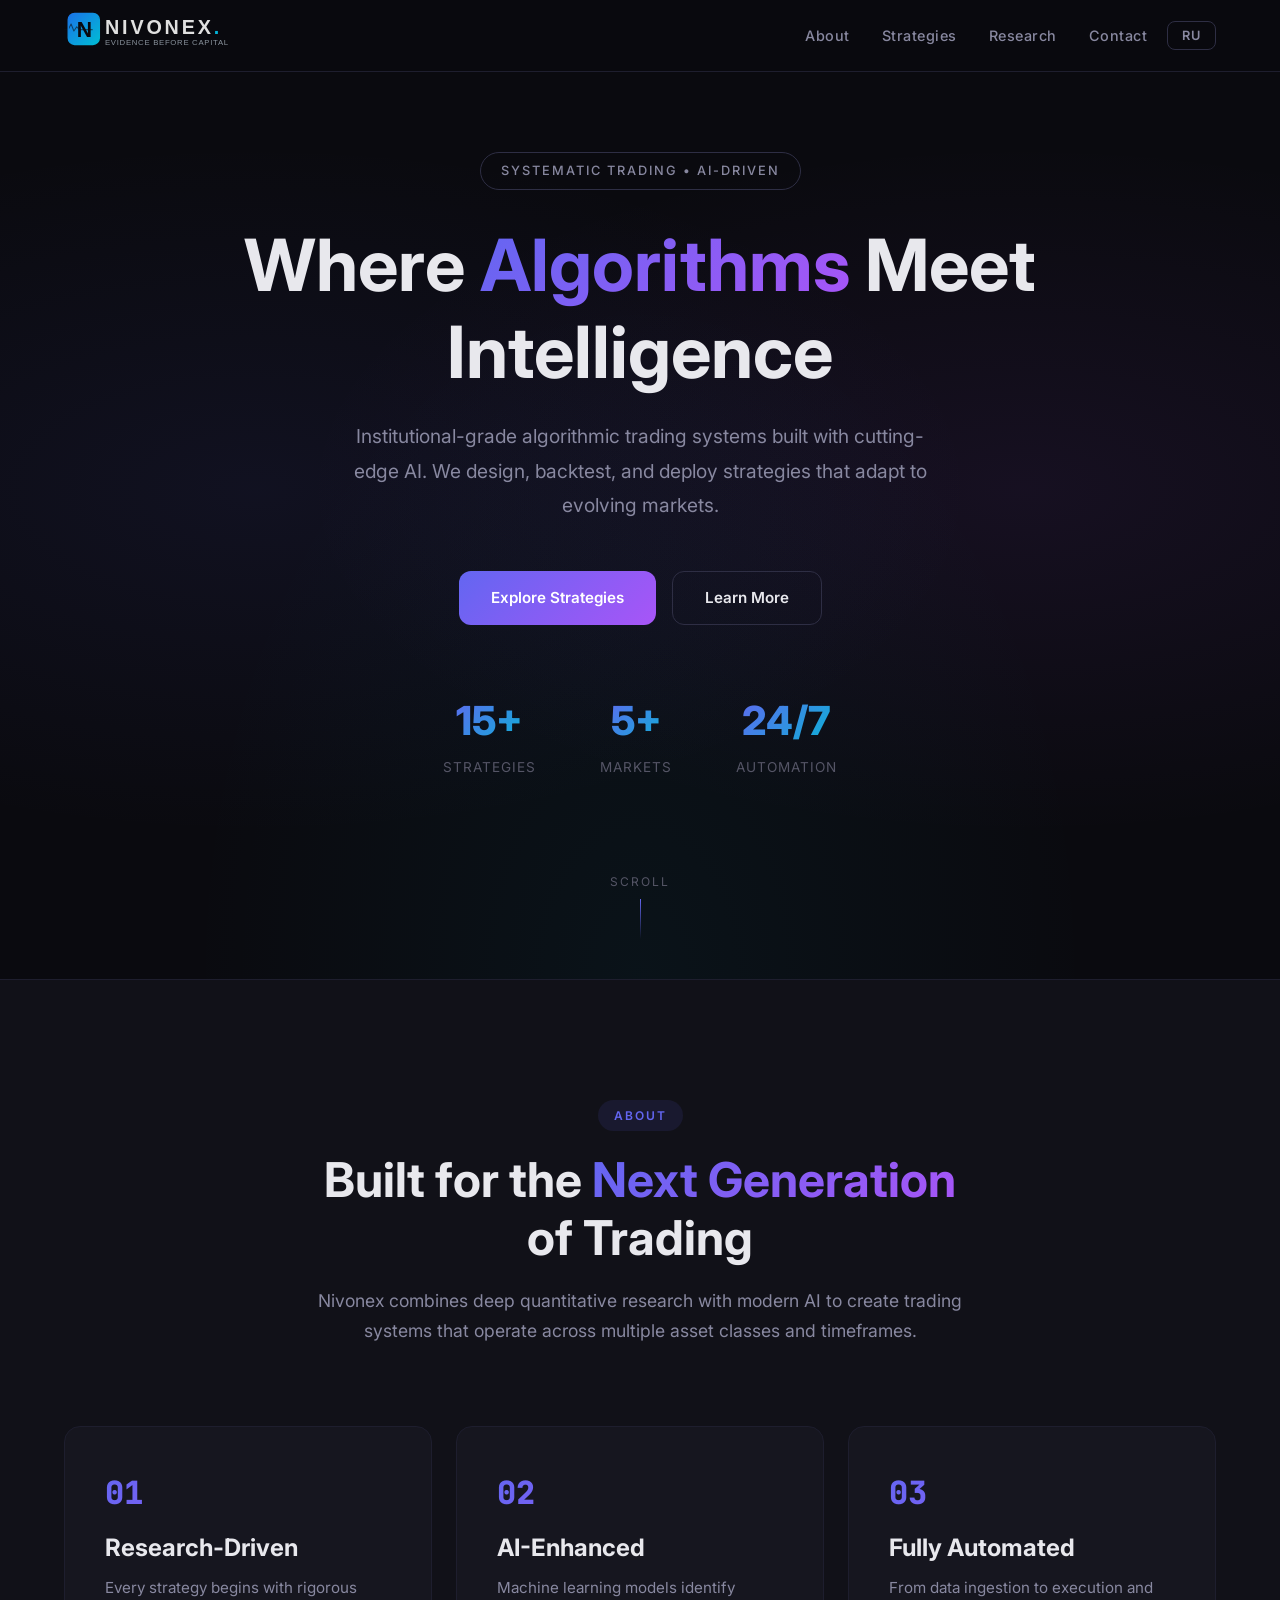
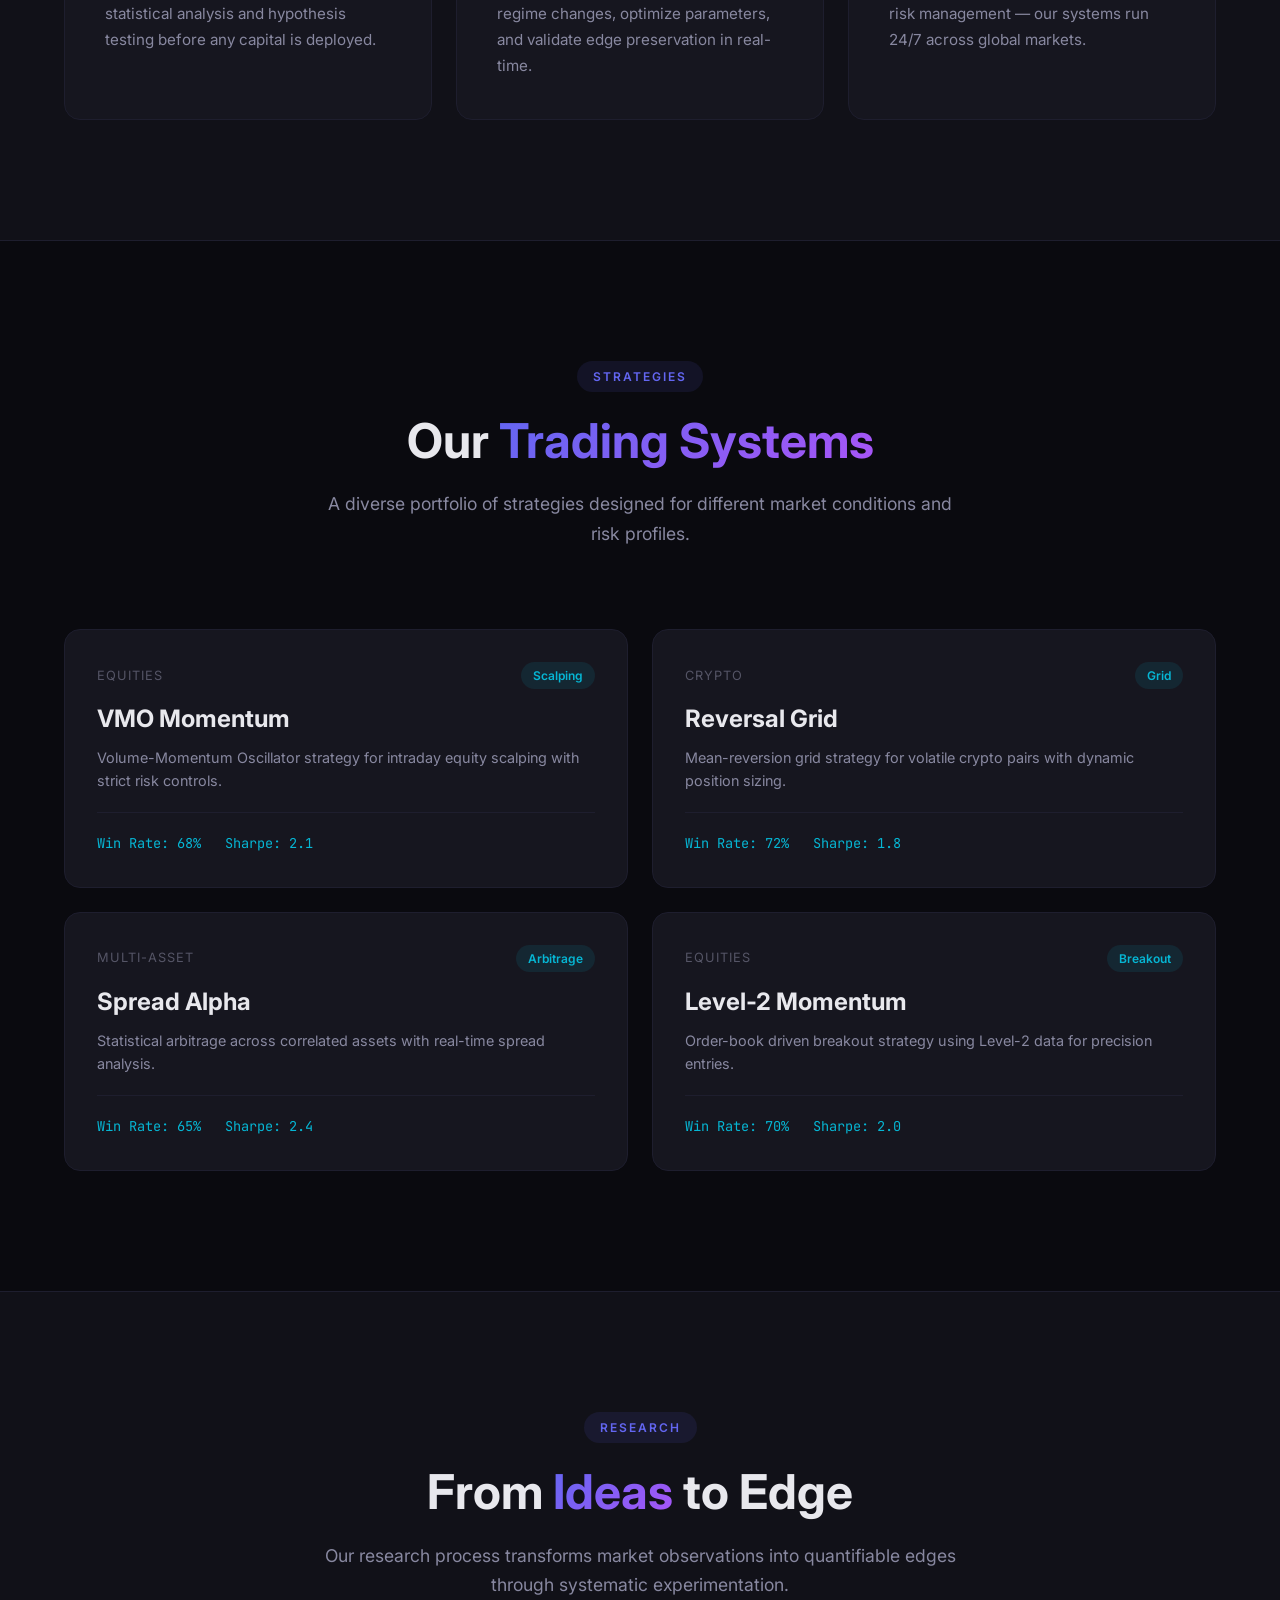
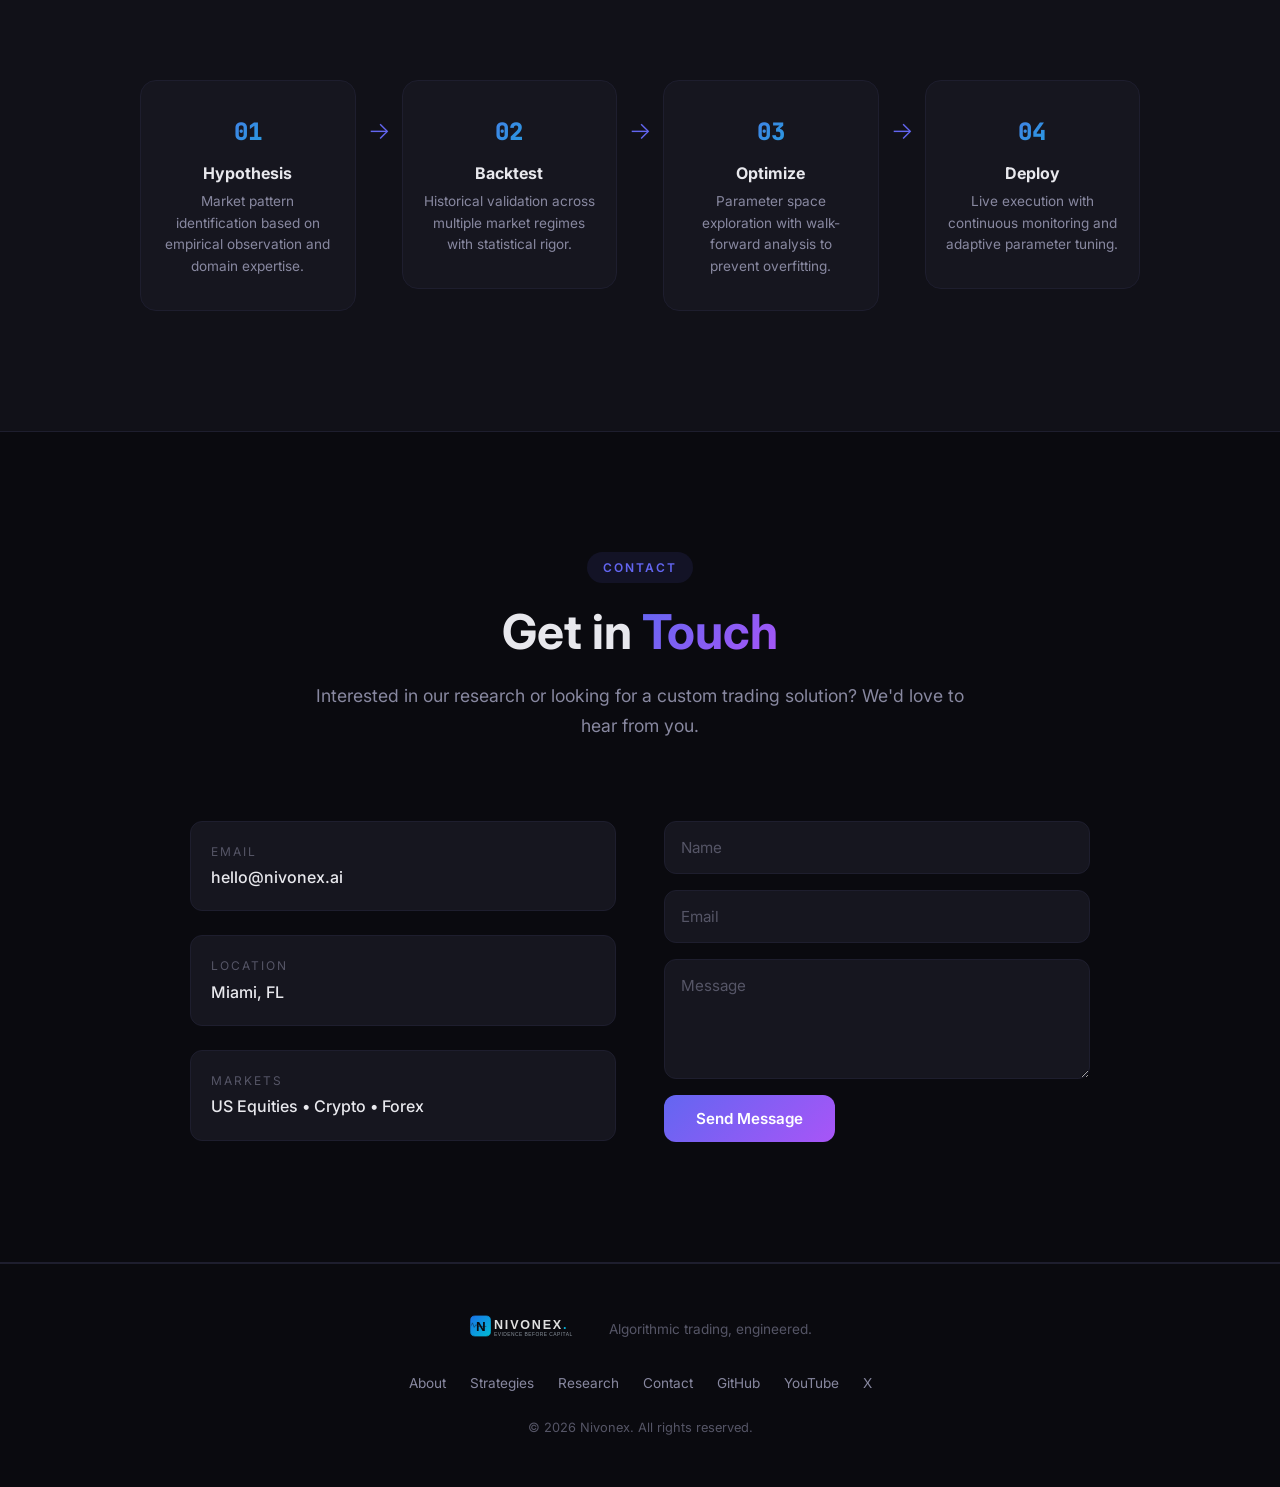
<file: index.html>
<!DOCTYPE html>
<html lang="en">
<head>
    <meta charset="UTF-8">
    <meta name="viewport" content="width=device-width, initial-scale=1.0">
    <title>Nivonex — AI-Powered Algorithmic Trading</title>
    <meta name="description" content="Nivonex builds institutional-grade algorithmic trading systems powered by artificial intelligence.">
    <link rel="icon" type="image/svg+xml" href="favicon.svg?v=1.7">
    <link rel="apple-touch-icon" href="favicon.svg?v=1.6">
    <meta property="og:title" content="Nivonex — AI-Powered Algorithmic Trading">
    <meta property="og:description" content="Institutional-grade algorithmic trading systems powered by artificial intelligence.">
    <meta property="og:image" content="https://nivonex.ai/logo.svg">
    <meta property="og:type" content="website">
    <meta name="twitter:card" content="summary_large_image">
    <meta name="twitter:title" content="Nivonex — AI-Powered Algorithmic Trading">
    <meta name="twitter:description" content="Institutional-grade algorithmic trading systems powered by artificial intelligence.">
    <meta name="twitter:image" content="https://nivonex.ai/logo.svg">
    <link rel="stylesheet" href="css/style.css">
    <link rel="preconnect" href="https://fonts.googleapis.com">
    <link rel="preconnect" href="https://fonts.gstatic.com" crossorigin>
    <link href="https://fonts.googleapis.com/css2?family=Inter:wght@300;400;500;600;700;800&family=JetBrains+Mono:wght@400;500&display=swap" rel="stylesheet">
</head>
<body>
    <nav class="navbar">
        <div class="container">
            <div class="nav-brand">
                <img src="logo-horizontal.svg" alt="Nivonex" class="logo-img" height="58">
            </div>
            <div class="nav-right">
                <div class="nav-links">
                    <a href="#about" data-i18n="nav_about">About</a>
                    <a href="#strategies" data-i18n="nav_strategies">Strategies</a>
                    <a href="#research" data-i18n="nav_research">Research</a>
                    <a href="#contact" data-i18n="nav_contact">Contact</a>
                </div>
                <button class="lang-toggle">RU</button>
            </div>
        </div>
    </nav>

    <section class="hero">
        <div class="hero-bg"></div>
        <div class="container">
            <div class="hero-content">
                <div class="badge" data-i18n="badge">Systematic Trading • AI-Driven</div>
                <h1 data-i18n="hero_title" data-i18n-html="true">Where <span class="gradient-text">Algorithms</span> Meet Intelligence</h1>
                <p class="hero-subtitle" data-i18n="hero_sub">Institutional-grade algorithmic trading systems built with cutting-edge AI. We design, backtest, and deploy strategies that adapt to evolving markets.</p>
                <div class="hero-cta">
                    <a href="#strategies" class="btn btn-primary" data-i18n="hero_btn1">Explore Strategies</a>
                    <a href="#about" class="btn btn-outline" data-i18n="hero_btn2">Learn More</a>
                </div>
                <div class="hero-stats">
                    <div class="stat">
                        <span class="stat-value">15+</span>
                        <span class="stat-label" data-i18n="stat_strategies">Strategies</span>
                    </div>
                    <div class="stat">
                        <span class="stat-value">5+</span>
                        <span class="stat-label" data-i18n="stat_markets">Markets</span>
                    </div>
                    <div class="stat">
                        <span class="stat-value">24/7</span>
                        <span class="stat-label" data-i18n="stat_automation">Automation</span>
                    </div>
                </div>
            </div>
        </div>
        <div class="scroll-indicator">
            <span data-i18n="scroll">Scroll</span>
            <div class="scroll-line"></div>
        </div>
    </section>

    <section id="about" class="about">
        <div class="container">
            <div class="section-header">
                <span class="section-tag" data-i18n="section_about">About</span>
                <h2 data-i18n="about_title" data-i18n-html="true">Built for the <span class="gradient-text">Next Generation</span> of Trading</h2>
                <p data-i18n="about_sub">Nivonex combines deep quantitative research with modern AI to create trading systems that operate across multiple asset classes and timeframes.</p>
            </div>
            <div class="about-grid">
                <div class="about-card">
                    <div class="card-icon">01</div>
                    <h3 data-i18n="card1_title">Research-Driven</h3>
                    <p data-i18n="card1_text">Every strategy begins with rigorous statistical analysis and hypothesis testing before any capital is deployed.</p>
                </div>
                <div class="about-card">
                    <div class="card-icon">02</div>
                    <h3 data-i18n="card2_title">AI-Enhanced</h3>
                    <p data-i18n="card2_text">Machine learning models identify regime changes, optimize parameters, and validate edge preservation in real-time.</p>
                </div>
                <div class="about-card">
                    <div class="card-icon">03</div>
                    <h3 data-i18n="card3_title">Fully Automated</h3>
                    <p data-i18n="card3_text">From data ingestion to execution and risk management — our systems run 24/7 across global markets.</p>
                </div>
            </div>
        </div>
    </section>

    <section id="strategies" class="strategies">
        <div class="container">
            <div class="section-header">
                <span class="section-tag" data-i18n="section_strategies">Strategies</span>
                <h2 data-i18n="strategies_title" data-i18n-html="true">Our <span class="gradient-text">Trading Systems</span></h2>
                <p data-i18n="strategies_sub">A diverse portfolio of strategies designed for different market conditions and risk profiles.</p>
            </div>
            <div class="strategies-grid">
                <div class="strategy-card">
                    <div class="strategy-header">
                        <span class="strategy-type" data-i18n="s1_type">Equities</span>
                        <span class="strategy-badge" data-i18n="s1_badge">Scalping</span>
                    </div>
                    <h3 data-i18n="s1_title">VMO Momentum</h3>
                    <p data-i18n="s1_text">Volume-Momentum Oscillator strategy for intraday equity scalping with strict risk controls.</p>
                    <div class="strategy-metrics">
                        <span data-i18n="s1_metric1">Win Rate: 68%</span>
                        <span data-i18n="s1_metric2">Sharpe: 2.1</span>
                    </div>
                </div>
                <div class="strategy-card">
                    <div class="strategy-header">
                        <span class="strategy-type" data-i18n="s2_type">Crypto</span>
                        <span class="strategy-badge" data-i18n="s2_badge">Grid</span>
                    </div>
                    <h3 data-i18n="s2_title">Reversal Grid</h3>
                    <p data-i18n="s2_text">Mean-reversion grid strategy for volatile crypto pairs with dynamic position sizing.</p>
                    <div class="strategy-metrics">
                        <span data-i18n="s2_metric1">Win Rate: 72%</span>
                        <span data-i18n="s2_metric2">Sharpe: 1.8</span>
                    </div>
                </div>
                <div class="strategy-card">
                    <div class="strategy-header">
                        <span class="strategy-type" data-i18n="s3_type">Multi-Asset</span>
                        <span class="strategy-badge" data-i18n="s3_badge">Arbitrage</span>
                    </div>
                    <h3 data-i18n="s3_title">Spread Alpha</h3>
                    <p data-i18n="s3_text">Statistical arbitrage across correlated assets with real-time spread analysis.</p>
                    <div class="strategy-metrics">
                        <span data-i18n="s3_metric1">Win Rate: 65%</span>
                        <span data-i18n="s3_metric2">Sharpe: 2.4</span>
                    </div>
                </div>
                <div class="strategy-card">
                    <div class="strategy-header">
                        <span class="strategy-type" data-i18n="s4_type">Equities</span>
                        <span class="strategy-badge" data-i18n="s4_badge">Breakout</span>
                    </div>
                    <h3 data-i18n="s4_title">Level-2 Momentum</h3>
                    <p data-i18n="s4_text">Order-book driven breakout strategy using Level-2 data for precision entries.</p>
                    <div class="strategy-metrics">
                        <span data-i18n="s4_metric1">Win Rate: 70%</span>
                        <span data-i18n="s4_metric2">Sharpe: 2.0</span>
                    </div>
                </div>
            </div>
        </div>
    </section>

    <section id="research" class="research">
        <div class="container">
            <div class="section-header">
                <span class="section-tag" data-i18n="section_research">Research</span>
                <h2 data-i18n="research_title" data-i18n-html="true">From <span class="gradient-text">Ideas</span> to Edge</h2>
                <p data-i18n="research_sub">Our research process transforms market observations into quantifiable edges through systematic experimentation.</p>
            </div>
            <div class="research-pipeline">
                <div class="pipeline-step">
                    <div class="step-number">01</div>
                    <h4 data-i18n="step1_title">Hypothesis</h4>
                    <p data-i18n="step1_text">Market pattern identification based on empirical observation and domain expertise.</p>
                </div>
                <div class="pipeline-arrow">→</div>
                <div class="pipeline-step">
                    <div class="step-number">02</div>
                    <h4 data-i18n="step2_title">Backtest</h4>
                    <p data-i18n="step2_text">Historical validation across multiple market regimes with statistical rigor.</p>
                </div>
                <div class="pipeline-arrow">→</div>
                <div class="pipeline-step">
                    <div class="step-number">03</div>
                    <h4 data-i18n="step3_title">Optimize</h4>
                    <p data-i18n="step3_text">Parameter space exploration with walk-forward analysis to prevent overfitting.</p>
                </div>
                <div class="pipeline-arrow">→</div>
                <div class="pipeline-step">
                    <div class="step-number">04</div>
                    <h4 data-i18n="step4_title">Deploy</h4>
                    <p data-i18n="step4_text">Live execution with continuous monitoring and adaptive parameter tuning.</p>
                </div>
            </div>
        </div>
    </section>

    <section id="contact" class="contact">
        <div class="container">
            <div class="section-header">
                <span class="section-tag" data-i18n="section_contact">Contact</span>
                <h2 data-i18n="contact_title" data-i18n-html="true">Get in <span class="gradient-text">Touch</span></h2>
                <p data-i18n="contact_sub">Interested in our research or looking for a custom trading solution? We'd love to hear from you.</p>
            </div>
            <div class="contact-content">
                <div class="contact-info">
                    <div class="info-item">
                        <span class="info-label" data-i18n="contact_email_label">Email</span>
                        <span class="info-value" data-i18n="contact_email">hello@nivonex.ai</span>
                    </div>
                    <div class="info-item">
                        <span class="info-label" data-i18n="contact_location_label">Location</span>
                        <span class="info-value" data-i18n="contact_location">Miami, FL</span>
                    </div>
                    <div class="info-item">
                        <span class="info-label" data-i18n="contact_markets_label">Markets</span>
                        <span class="info-value" data-i18n="contact_markets">US Equities • Crypto • Forex</span>
                    </div>
                </div>
                <form class="contact-form" id="contactForm">
                    <input type="text" data-i18n="form_name" placeholder="Name" required>
                    <input type="email" data-i18n="form_email" placeholder="Email" required>
                    <textarea data-i18n="form_message" placeholder="Message" rows="4" required></textarea>
                    <button type="submit" class="btn btn-primary" data-i18n="form_send">Send Message</button>
                </form>
            </div>
        </div>
    </section>

    <footer class="footer">
        <div class="container">
            <div class="footer-content">
                <div class="footer-brand">
                    <img src="logo-horizontal.svg" alt="Nivonex" class="logo-img" height="43">
                    <p data-i18n="footer_tagline">Algorithmic trading, engineered.</p>
                </div>
                <div class="footer-links">
                    <a href="#about" data-i18n="footer_about">About</a>
                    <a href="#strategies" data-i18n="footer_strategies">Strategies</a>
                    <a href="#research" data-i18n="footer_research">Research</a>
                    <a href="#contact" data-i18n="footer_contact">Contact</a>
                    <a href="https://github.com/Nivonex-ai">GitHub</a>
                    <a href="https://youtube.com/@NivonexAI">YouTube</a>
                    <a href="https://x.com/NivonexAI">X</a>
                </div>
                <div class="footer-copy">
                    <p data-i18n="footer_copy">© 2026 Nivonex. All rights reserved.</p>
                </div>
            </div>
        </div>
    </footer>

    <script src="js/main.js"></script>
</body>
</html>
</file>
<file: css/style.css>
/* ============================================
   Nivonex — Dark Theme Stylesheet
   ============================================ */

:root {
    --bg-primary: #0a0a0f;
    --bg-secondary: #111118;
    --bg-card: #16161f;
    --bg-card-hover: #1c1c28;
    --text-primary: #e8e8ed;
    --text-secondary: #8888a0;
    --text-muted: #555566;
    --accent-1: #6366f1;
    --accent-2: #a855f7;
    --accent-3: #06b6d4;
    --gradient-1: linear-gradient(135deg, #6366f1, #a855f7);
    --gradient-2: linear-gradient(135deg, #6366f1, #06b6d4);
    --border: #1e1e2e;
    --border-hover: #2e2e44;
    --font-sans: 'Inter', -apple-system, BlinkMacSystemFont, sans-serif;
    --font-mono: 'JetBrains Mono', monospace;
    --max-width: 1200px;
    --nav-height: 72px;
}

* {
    margin: 0;
    padding: 0;
    box-sizing: border-box;
}

html {
    scroll-behavior: smooth;
}

body {
    font-family: var(--font-sans);
    background: var(--bg-primary);
    color: var(--text-primary);
    line-height: 1.6;
    -webkit-font-smoothing: antialiased;
    overflow-x: hidden;
}

.container {
    max-width: var(--max-width);
    margin: 0 auto;
    padding: 0 24px;
}

/* ============================================
   Typography
   ============================================ */

.gradient-text {
    background: var(--gradient-1);
    -webkit-background-clip: text;
    -webkit-text-fill-color: transparent;
    background-clip: text;
}

h1, h2, h3, h4 {
    font-weight: 700;
    line-height: 1.2;
}

h1 { font-size: clamp(2.5rem, 6vw, 4.5rem); }
h2 { font-size: clamp(2rem, 4vw, 3rem); }
h3 { font-size: 1.5rem; }
h4 { font-size: 1.2rem; }

/* ============================================
   Navigation
   ============================================ */

.navbar {
    position: fixed;
    top: 0;
    left: 0;
    right: 0;
    height: var(--nav-height);
    background: rgba(10, 10, 15, 0.85);
    backdrop-filter: blur(20px);
    border-bottom: 1px solid var(--border);
    z-index: 1000;
}

.navbar .container {
    display: flex;
    align-items: center;
    justify-content: space-between;
    height: 100%;
}

.nav-right {
    display: flex;
    align-items: center;
    gap: 20px;
}

.lang-toggle {
    background: transparent;
    border: 1px solid var(--border-hover);
    color: var(--text-secondary);
    padding: 6px 14px;
    border-radius: 8px;
    font-family: var(--font-sans);
    font-size: 0.8rem;
    font-weight: 600;
    cursor: pointer;
    transition: all 0.3s ease;
    letter-spacing: 1px;
}

.lang-toggle:hover {
    border-color: var(--accent-1);
    color: var(--text-primary);
    background: rgba(99, 102, 241, 0.1);
}

.lang-toggle.active {
    border-color: var(--accent-1);
    color: var(--accent-1);
}

.nav-brand {
    display: flex;
    align-items: center;
    gap: 2px;
}

.logo-img {
    display: block;
    height: 58px;
    width: auto;
    transition: opacity 0.3s;
}
.logo-img:hover {
    opacity: 0.85;
}

.nav-links {
    display: flex;
    gap: 32px;
}

.nav-links a {
    color: var(--text-secondary);
    text-decoration: none;
    font-size: 0.9rem;
    font-weight: 500;
    transition: color 0.3s;
    letter-spacing: 0.5px;
}

.nav-links a:hover {
    color: var(--text-primary);
}

/* ============================================
   Hero Section
   ============================================ */

.hero {
    position: relative;
    min-height: 100vh;
    display: flex;
    align-items: center;
    overflow: hidden;
    padding-top: var(--nav-height);
}

.hero-bg {
    position: absolute;
    inset: 0;
    background:
        radial-gradient(ellipse at 20% 50%, rgba(99, 102, 241, 0.08) 0%, transparent 50%),
        radial-gradient(ellipse at 80% 50%, rgba(168, 85, 247, 0.08) 0%, transparent 50%),
        radial-gradient(ellipse at 50% 100%, rgba(6, 182, 212, 0.05) 0%, transparent 50%);
    pointer-events: none;
}

.hero-content {
    position: relative;
    text-align: center;
    max-width: 800px;
    margin: 0 auto;
    padding: 80px 0;
}

.badge {
    display: inline-block;
    padding: 8px 20px;
    border: 1px solid var(--border-hover);
    border-radius: 100px;
    font-size: 0.8rem;
    font-weight: 500;
    color: var(--text-secondary);
    letter-spacing: 2px;
    margin-bottom: 32px;
    text-transform: uppercase;
}

.hero h1 {
    margin-bottom: 24px;
}

.hero-subtitle {
    font-size: 1.2rem;
    color: var(--text-secondary);
    max-width: 600px;
    margin: 0 auto 48px;
    line-height: 1.8;
}

.hero-cta {
    display: flex;
    gap: 16px;
    justify-content: center;
    margin-bottom: 64px;
    flex-wrap: wrap;
}

.btn {
    display: inline-flex;
    align-items: center;
    gap: 8px;
    padding: 14px 32px;
    border-radius: 12px;
    font-size: 0.95rem;
    font-weight: 600;
    text-decoration: none;
    transition: all 0.3s ease;
    cursor: pointer;
    border: none;
    font-family: var(--font-sans);
}

.btn-primary {
    background: var(--gradient-1);
    color: white;
}

.btn-primary:hover {
    transform: translateY(-2px);
    box-shadow: 0 8px 30px rgba(99, 102, 241, 0.3);
}

.btn-outline {
    border: 1px solid var(--border-hover);
    color: var(--text-primary);
    background: transparent;
}

.btn-outline:hover {
    border-color: var(--accent-1);
    background: rgba(99, 102, 241, 0.1);
    transform: translateY(-2px);
}

.hero-stats {
    display: flex;
    justify-content: center;
    gap: 64px;
}

.stat {
    display: flex;
    flex-direction: column;
    align-items: center;
    gap: 4px;
}

.stat-value {
    font-size: 2.5rem;
    font-weight: 800;
    background: var(--gradient-2);
    -webkit-background-clip: text;
    -webkit-text-fill-color: transparent;
    background-clip: text;
}

.stat-label {
    font-size: 0.85rem;
    color: var(--text-muted);
    letter-spacing: 1px;
    text-transform: uppercase;
}

.scroll-indicator {
    position: absolute;
    bottom: 40px;
    left: 50%;
    transform: translateX(-50%);
    display: flex;
    flex-direction: column;
    align-items: center;
    gap: 8px;
    color: var(--text-muted);
    font-size: 0.75rem;
    letter-spacing: 2px;
    text-transform: uppercase;
}

.scroll-line {
    width: 1px;
    height: 40px;
    background: linear-gradient(to bottom, var(--accent-1), transparent);
    animation: scrollPulse 2s ease-in-out infinite;
}

@keyframes scrollPulse {
    0%, 100% { opacity: 0.3; }
    50% { opacity: 1; }
}

/* ============================================
   Sections
   ============================================ */

section {
    padding: 120px 0;
    border-bottom: 1px solid var(--border);
}

.section-header {
    text-align: center;
    max-width: 650px;
    margin: 0 auto 80px;
}

.section-tag {
    display: inline-block;
    padding: 6px 16px;
    border-radius: 100px;
    font-size: 0.75rem;
    font-weight: 600;
    letter-spacing: 2px;
    text-transform: uppercase;
    background: rgba(99, 102, 241, 0.1);
    color: var(--accent-1);
    margin-bottom: 20px;
}

.section-header h2 {
    margin-bottom: 20px;
}

.section-header p {
    color: var(--text-secondary);
    font-size: 1.1rem;
    line-height: 1.7;
}

/* ============================================
   About Section
   ============================================ */

.about {
    background: var(--bg-secondary);
}

.about-grid {
    display: grid;
    grid-template-columns: repeat(3, 1fr);
    gap: 24px;
}

.about-card {
    padding: 40px;
    border-radius: 16px;
    background: var(--bg-card);
    border: 1px solid var(--border);
    transition: all 0.3s ease;
}

.about-card:hover {
    background: var(--bg-card-hover);
    border-color: var(--border-hover);
    transform: translateY(-4px);
}

.card-icon {
    font-family: var(--font-mono);
    font-size: 2rem;
    font-weight: 800;
    background: var(--gradient-1);
    -webkit-background-clip: text;
    -webkit-text-fill-color: transparent;
    background-clip: text;
    margin-bottom: 16px;
}

.about-card h3 {
    margin-bottom: 12px;
}

.about-card p {
    color: var(--text-secondary);
    font-size: 0.95rem;
    line-height: 1.7;
}

/* ============================================
   Strategies Section
   ============================================ */

.strategies-grid {
    display: grid;
    grid-template-columns: repeat(2, 1fr);
    gap: 24px;
}

.strategy-card {
    padding: 32px;
    border-radius: 16px;
    background: var(--bg-card);
    border: 1px solid var(--border);
    transition: all 0.3s ease;
}

.strategy-card:hover {
    background: var(--bg-card-hover);
    border-color: var(--border-hover);
    transform: translateY(-4px);
}

.strategy-header {
    display: flex;
    justify-content: space-between;
    align-items: center;
    margin-bottom: 16px;
}

.strategy-type {
    font-size: 0.8rem;
    color: var(--text-muted);
    letter-spacing: 1px;
    text-transform: uppercase;
}

.strategy-badge {
    padding: 4px 12px;
    border-radius: 100px;
    font-size: 0.75rem;
    font-weight: 600;
    background: rgba(6, 182, 212, 0.1);
    color: var(--accent-3);
}

.strategy-card h3 {
    margin-bottom: 12px;
}

.strategy-card p {
    color: var(--text-secondary);
    font-size: 0.9rem;
    line-height: 1.6;
    margin-bottom: 20px;
}

.strategy-metrics {
    display: flex;
    gap: 24px;
    padding-top: 20px;
    border-top: 1px solid var(--border);
}

.strategy-metrics span {
    font-family: var(--font-mono);
    font-size: 0.85rem;
    color: var(--accent-3);
}

/* ============================================
   Research Section
   ============================================ */

.research {
    background: var(--bg-secondary);
}

.research-pipeline {
    display: flex;
    align-items: flex-start;
    gap: 0;
    max-width: 1000px;
    margin: 0 auto;
}

.pipeline-step {
    flex: 1;
    text-align: center;
    padding: 32px 20px;
    border-radius: 16px;
    background: var(--bg-card);
    border: 1px solid var(--border);
    transition: all 0.3s ease;
}

.pipeline-step:hover {
    background: var(--bg-card-hover);
    border-color: var(--border-hover);
    transform: translateY(-4px);
}

.step-number {
    font-family: var(--font-mono);
    font-size: 1.5rem;
    font-weight: 800;
    background: var(--gradient-2);
    -webkit-background-clip: text;
    -webkit-text-fill-color: transparent;
    background-clip: text;
    margin-bottom: 12px;
}

.pipeline-step h4 {
    margin-bottom: 8px;
    font-size: 1rem;
}

.pipeline-step p {
    color: var(--text-secondary);
    font-size: 0.85rem;
    line-height: 1.6;
}

.pipeline-arrow {
    display: flex;
    align-items: center;
    padding: 32px 12px 0;
    font-size: 1.5rem;
    color: var(--accent-1);
    font-weight: 300;
    flex-shrink: 0;
}

/* ============================================
   Contact Section
   ============================================ */

.contact-content {
    display: grid;
    grid-template-columns: 1fr 1fr;
    gap: 48px;
    max-width: 900px;
    margin: 0 auto;
}

.contact-info {
    display: flex;
    flex-direction: column;
    gap: 24px;
}

.info-item {
    display: flex;
    flex-direction: column;
    gap: 4px;
    padding: 20px;
    border-radius: 12px;
    background: var(--bg-card);
    border: 1px solid var(--border);
}

.info-label {
    font-size: 0.75rem;
    color: var(--text-muted);
    text-transform: uppercase;
    letter-spacing: 2px;
}

.info-value {
    font-size: 1rem;
    color: var(--text-primary);
    font-weight: 500;
}

.contact-form {
    display: flex;
    flex-direction: column;
    gap: 16px;
}

.contact-form input,
.contact-form textarea {
    width: 100%;
    padding: 16px;
    border-radius: 12px;
    border: 1px solid var(--border);
    background: var(--bg-card);
    color: var(--text-primary);
    font-family: var(--font-sans);
    font-size: 0.95rem;
    transition: all 0.3s;
    outline: none;
}

.contact-form input:focus,
.contact-form textarea:focus {
    border-color: var(--accent-1);
    box-shadow: 0 0 0 3px rgba(99, 102, 241, 0.15);
}

.contact-form input::placeholder,
.contact-form textarea::placeholder {
    color: var(--text-muted);
}

.contact-form textarea {
    resize: vertical;
    min-height: 120px;
}

.contact-form .btn {
    align-self: flex-start;
}

/* ============================================
   Footer
   ============================================ */

.footer {
    padding: 48px 0;
    border-top: 1px solid var(--border);
}

.footer-content {
    display: flex;
    flex-direction: column;
    align-items: center;
    gap: 24px;
    text-align: center;
}

.footer-brand {
    display: flex;
    align-items: center;
    gap: 2px;
}

.footer-brand .logo-img {
    height: 37px;
}

.footer-brand p {
    color: var(--text-muted);
    font-size: 0.85rem;
}

.footer-links {
    display: flex;
    gap: 24px;
}

.footer-links a {
    color: var(--text-secondary);
    text-decoration: none;
    font-size: 0.85rem;
    transition: color 0.3s;
}

.footer-links a:hover {
    color: var(--text-primary);
}

.footer-copy p {
    color: var(--text-muted);
    font-size: 0.8rem;
}

/* ============================================
   Animations
   ============================================ */

@keyframes fadeInUp {
    from {
        opacity: 0;
        transform: translateY(30px);
    }
    to {
        opacity: 1;
        transform: translateY(0);
    }
}

.hero-content,
.about-grid,
.strategies-grid,
.research-pipeline {
    animation: fadeInUp 0.8s ease-out;
}

/* ============================================
   Responsive
   ============================================ */

@media (max-width: 968px) {
    .about-grid {
        grid-template-columns: 1fr;
    }

    .strategies-grid {
        grid-template-columns: 1fr;
    }

    .research-pipeline {
        flex-direction: column;
        gap: 16px;
    }

    .pipeline-arrow {
        transform: rotate(90deg);
        padding: 0;
        justify-content: center;
    }

    .contact-content {
        grid-template-columns: 1fr;
    }

    .hero-stats {
        gap: 32px;
    }

    .nav-links {
        display: none;
    }
}

@media (max-width: 600px) {
    section {
        padding: 80px 0;
    }

    .hero-stats {
        flex-direction: column;
        gap: 16px;
    }

    .hero-cta {
        flex-direction: column;
        align-items: center;
    }

    .btn {
        width: 100%;
        justify-content: center;
    }
}
</file>
